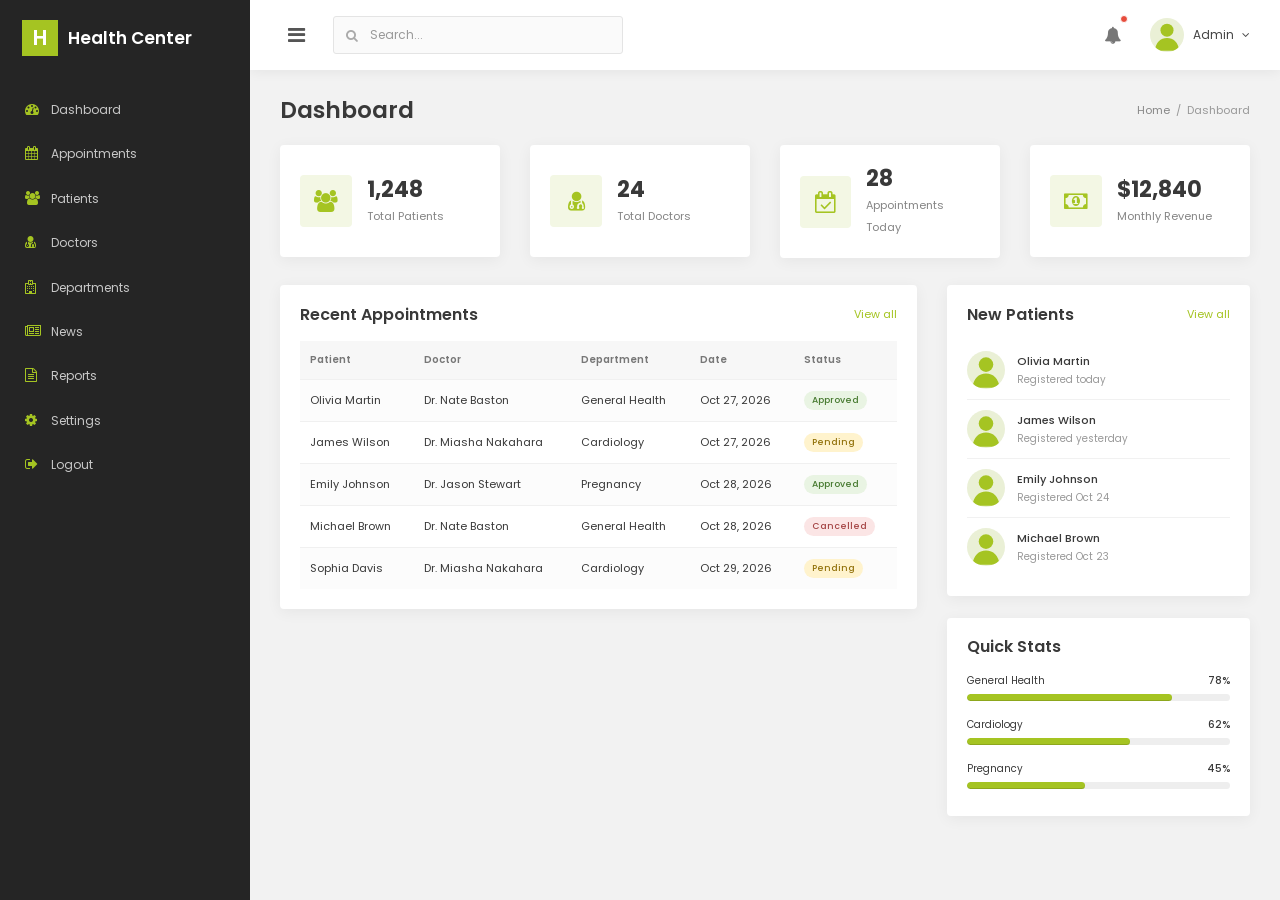
<file: admin/index.html>
<!DOCTYPE html>
<html lang="en">
<head><meta charset="utf-8"><meta name="viewport" content="width=device-width, initial-scale=1"><title>Admin Dashboard | Health Center</title><link rel="stylesheet" href="https://maxcdn.bootstrapcdn.com/bootstrap/3.4.1/css/bootstrap.min.css"><link rel="stylesheet" href="https://cdnjs.cloudflare.com/ajax/libs/font-awesome/4.7.0/css/font-awesome.min.css"><link rel="stylesheet" href="../css/admin.css"></head>
<body class="admin-page" data-title="Dashboard">
  <main class="admin-content">
    <div class="admin-stats row">
      <div class="col-sm-6 col-lg-3"><div class="admin-stat-card"><span class="admin-stat-icon"><i class="fa fa-users"></i></span><div><strong>1,248</strong><small>Total Patients</small></div></div></div>
      <div class="col-sm-6 col-lg-3"><div class="admin-stat-card"><span class="admin-stat-icon"><i class="fa fa-user-md"></i></span><div><strong>24</strong><small>Total Doctors</small></div></div></div>
      <div class="col-sm-6 col-lg-3"><div class="admin-stat-card"><span class="admin-stat-icon"><i class="fa fa-calendar-check-o"></i></span><div><strong>28</strong><small>Appointments Today</small></div></div></div>
      <div class="col-sm-6 col-lg-3"><div class="admin-stat-card"><span class="admin-stat-icon"><i class="fa fa-money"></i></span><div><strong>$12,840</strong><small>Monthly Revenue</small></div></div></div>
    </div>
    <div class="row">
      <div class="col-lg-8"><section class="admin-card"><div class="admin-card-heading"><h2>Recent Appointments</h2><a href="appointments.html">View all</a></div><div class="table-responsive"><table class="table table-striped table-hover admin-table searchable-table"><thead><tr><th>Patient</th><th>Doctor</th><th>Department</th><th>Date</th><th>Status</th></tr></thead><tbody>
        <tr><td>Olivia Martin</td><td>Dr. Nate Baston</td><td>General Health</td><td>Oct 27, 2026</td><td><span class="label label-approved">Approved</span></td></tr>
        <tr><td>James Wilson</td><td>Dr. Miasha Nakahara</td><td>Cardiology</td><td>Oct 27, 2026</td><td><span class="label label-pending">Pending</span></td></tr>
        <tr><td>Emily Johnson</td><td>Dr. Jason Stewart</td><td>Pregnancy</td><td>Oct 28, 2026</td><td><span class="label label-approved">Approved</span></td></tr>
        <tr><td>Michael Brown</td><td>Dr. Nate Baston</td><td>General Health</td><td>Oct 28, 2026</td><td><span class="label label-cancelled">Cancelled</span></td></tr>
        <tr><td>Sophia Davis</td><td>Dr. Miasha Nakahara</td><td>Cardiology</td><td>Oct 29, 2026</td><td><span class="label label-pending">Pending</span></td></tr>
      </tbody></table></div></section></div>
      <div class="col-lg-4"><section class="admin-card"><div class="admin-card-heading"><h2>New Patients</h2><a href="patients.html">View all</a></div><ul class="new-patient-list">
        <li><img src="../images/avatar.svg" alt=""><span><strong>Olivia Martin</strong><small>Registered today</small></span></li>
        <li><img src="../images/avatar.svg" alt=""><span><strong>James Wilson</strong><small>Registered yesterday</small></span></li>
        <li><img src="../images/avatar.svg" alt=""><span><strong>Emily Johnson</strong><small>Registered Oct 24</small></span></li>
        <li><img src="../images/avatar.svg" alt=""><span><strong>Michael Brown</strong><small>Registered Oct 23</small></span></li>
      </ul></section>
      <section class="admin-card quick-stats"><div class="admin-card-heading"><h2>Quick Stats</h2></div>
        <div class="quick-stat"><div><span>General Health</span><strong>78%</strong></div><div class="progress"><div class="progress-bar" style="width:78%"></div></div></div>
        <div class="quick-stat"><div><span>Cardiology</span><strong>62%</strong></div><div class="progress"><div class="progress-bar" style="width:62%"></div></div></div>
        <div class="quick-stat"><div><span>Pregnancy</span><strong>45%</strong></div><div class="progress"><div class="progress-bar" style="width:45%"></div></div></div>
      </section></div>
    </div>
  </main>
  <script src="https://ajax.googleapis.com/ajax/libs/jquery/1.12.4/jquery.min.js"></script><script src="https://maxcdn.bootstrapcdn.com/bootstrap/3.4.1/js/bootstrap.min.js"></script><script src="../js/admin.js"></script>
</body></html>
</file>
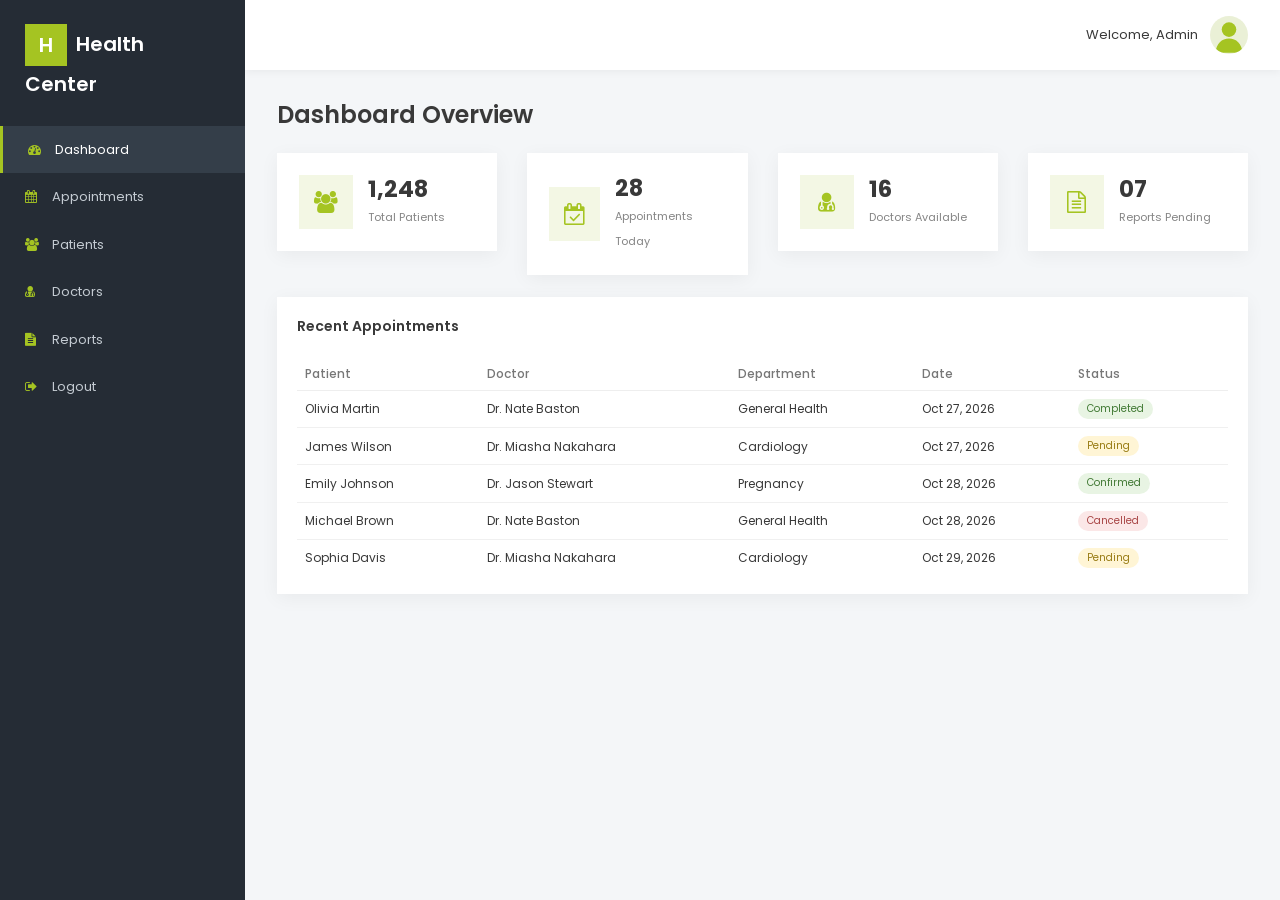
<file: dashboard.html>
<!DOCTYPE html>
<html lang="en">
<head>
  <meta charset="utf-8">
  <meta name="viewport" content="width=device-width, initial-scale=1">
  <title>Dashboard | Health Center</title>
  <link rel="stylesheet" href="https://maxcdn.bootstrapcdn.com/bootstrap/3.4.1/css/bootstrap.min.css">
  <link rel="stylesheet" href="https://cdnjs.cloudflare.com/ajax/libs/font-awesome/4.7.0/css/font-awesome.min.css">
  <link rel="stylesheet" href="css/style.css">
</head>
<body class="dashboard-layout">
  <aside class="dash-sidebar">
    <a class="dash-logo" href="index.html"><span class="logo-mark">H</span> Health Center</a>
    <ul class="dash-menu">
      <li><a class="active" href="dashboard.html"><i class="fa fa-dashboard"></i> Dashboard</a></li>
      <li><a href="admin/appointments.html"><i class="fa fa-calendar"></i> Appointments</a></li>
      <li><a href="admin/patients.html"><i class="fa fa-users"></i> Patients</a></li>
      <li><a href="admin/doctors.html"><i class="fa fa-user-md"></i> Doctors</a></li>
      <li><a href="admin/reports.html"><i class="fa fa-file-text"></i> Reports</a></li>
      <li><a href="login.html"><i class="fa fa-sign-out"></i> Logout</a></li>
    </ul>
  </aside>
  <main class="dash-main">
    <header class="dash-topbar"><button class="mobile-sidebar-toggle" aria-label="Toggle sidebar"><i class="fa fa-bars"></i></button><div class="dash-user">Welcome, Admin <img src="images/avatar.svg" alt="Admin avatar"></div></header>
    <div class="dash-content">
      <h1>Dashboard Overview</h1>
      <div class="row">
        <div class="col-sm-6 col-lg-3"><div class="stat-card" id="patients"><div class="stat-icon"><i class="fa fa-users"></i></div><div><strong>1,248</strong><span>Total Patients</span></div></div></div>
        <div class="col-sm-6 col-lg-3"><div class="stat-card"><div class="stat-icon"><i class="fa fa-calendar-check-o"></i></div><div><strong>28</strong><span>Appointments Today</span></div></div></div>
        <div class="col-sm-6 col-lg-3"><div class="stat-card" id="doctors"><div class="stat-icon"><i class="fa fa-user-md"></i></div><div><strong>16</strong><span>Doctors Available</span></div></div></div>
        <div class="col-sm-6 col-lg-3"><div class="stat-card" id="reports"><div class="stat-icon"><i class="fa fa-file-text-o"></i></div><div><strong>07</strong><span>Reports Pending</span></div></div></div>
      </div>
      <section class="panel" id="appointments"><div class="panel-heading">Recent Appointments</div><div class="panel-body"><div class="table-responsive"><table class="table">
        <thead><tr><th>Patient</th><th>Doctor</th><th>Department</th><th>Date</th><th>Status</th></tr></thead>
        <tbody>
          <tr><td>Olivia Martin</td><td>Dr. Nate Baston</td><td>General Health</td><td>Oct 27, 2026</td><td><span class="status status-complete">Completed</span></td></tr>
          <tr><td>James Wilson</td><td>Dr. Miasha Nakahara</td><td>Cardiology</td><td>Oct 27, 2026</td><td><span class="status status-pending">Pending</span></td></tr>
          <tr><td>Emily Johnson</td><td>Dr. Jason Stewart</td><td>Pregnancy</td><td>Oct 28, 2026</td><td><span class="status status-complete">Confirmed</span></td></tr>
          <tr><td>Michael Brown</td><td>Dr. Nate Baston</td><td>General Health</td><td>Oct 28, 2026</td><td><span class="status status-cancelled">Cancelled</span></td></tr>
          <tr><td>Sophia Davis</td><td>Dr. Miasha Nakahara</td><td>Cardiology</td><td>Oct 29, 2026</td><td><span class="status status-pending">Pending</span></td></tr>
        </tbody>
      </table></div></div></section>
    </div>
  </main>
  <script src="https://ajax.googleapis.com/ajax/libs/jquery/1.12.4/jquery.min.js"></script><script src="https://maxcdn.bootstrapcdn.com/bootstrap/3.4.1/js/bootstrap.min.js"></script><script src="js/custom.js"></script>
</body>
</html>
</file>
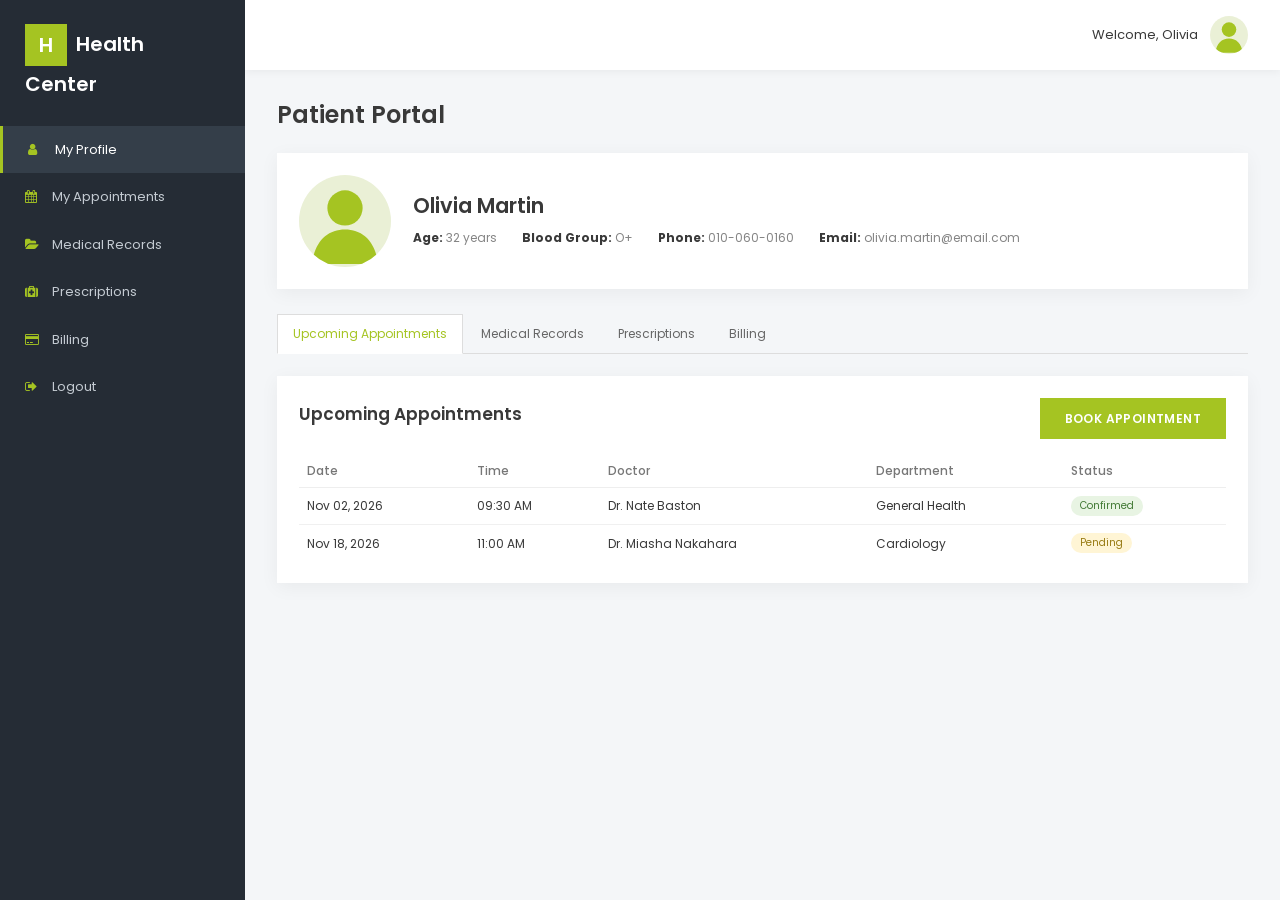
<file: patient-portal.html>
<!DOCTYPE html>
<html lang="en">
<head>
  <meta charset="utf-8">
  <meta name="viewport" content="width=device-width, initial-scale=1">
  <title>Patient Portal | Health Center</title>
  <link rel="stylesheet" href="https://maxcdn.bootstrapcdn.com/bootstrap/3.4.1/css/bootstrap.min.css">
  <link rel="stylesheet" href="https://cdnjs.cloudflare.com/ajax/libs/font-awesome/4.7.0/css/font-awesome.min.css">
  <link rel="stylesheet" href="css/style.css">
</head>
<body class="dashboard-layout">
  <aside class="dash-sidebar">
    <a class="dash-logo" href="index.html"><span class="logo-mark">H</span> Health Center</a>
    <ul class="dash-menu">
      <li><a class="active" href="#profile"><i class="fa fa-user"></i> My Profile</a></li>
      <li><a href="#upcoming"><i class="fa fa-calendar"></i> My Appointments</a></li>
      <li><a href="#records"><i class="fa fa-folder-open"></i> Medical Records</a></li>
      <li><a href="#prescriptions"><i class="fa fa-medkit"></i> Prescriptions</a></li>
      <li><a href="#billing"><i class="fa fa-credit-card"></i> Billing</a></li>
      <li><a href="login.html"><i class="fa fa-sign-out"></i> Logout</a></li>
    </ul>
  </aside>
  <main class="dash-main">
    <header class="dash-topbar"><button class="mobile-sidebar-toggle" aria-label="Toggle sidebar"><i class="fa fa-bars"></i></button><div class="dash-user">Welcome, Olivia <img src="images/avatar.svg" alt="Olivia Martin avatar"></div></header>
    <div class="dash-content">
      <h1>Patient Portal</h1>
      <section class="patient-profile" id="profile"><img src="images/avatar.svg" alt="Olivia Martin"><div><h2 style="margin:0 0 10px;font-size:21px;">Olivia Martin</h2><div class="profile-details"><span><strong>Age:</strong> 32 years</span><span><strong>Blood Group:</strong> O+</span><span><strong>Phone:</strong> 010-060-0160</span><span><strong>Email:</strong> olivia.martin@email.com</span></div></div></section>
      <ul class="nav nav-tabs portal-tabs" role="tablist">
        <li class="active"><a href="#upcoming" role="tab" data-toggle="tab">Upcoming Appointments</a></li>
        <li><a href="#records" role="tab" data-toggle="tab">Medical Records</a></li>
        <li><a href="#prescriptions" role="tab" data-toggle="tab">Prescriptions</a></li>
        <li><a href="#billing" role="tab" data-toggle="tab">Billing</a></li>
      </ul>
      <div class="tab-content portal-content">
        <div class="tab-pane active" id="upcoming"><div class="clearfix" style="margin-bottom:15px;"><h3 style="float:left;margin:7px 0;font-size:17px;">Upcoming Appointments</h3><a href="index.html#appointment" class="btn btn-green pull-right">Book Appointment</a></div><div class="table-responsive"><table class="table"><thead><tr><th>Date</th><th>Time</th><th>Doctor</th><th>Department</th><th>Status</th></tr></thead><tbody><tr><td>Nov 02, 2026</td><td>09:30 AM</td><td>Dr. Nate Baston</td><td>General Health</td><td><span class="status status-complete">Confirmed</span></td></tr><tr><td>Nov 18, 2026</td><td>11:00 AM</td><td>Dr. Miasha Nakahara</td><td>Cardiology</td><td><span class="status status-pending">Pending</span></td></tr></tbody></table></div></div>
        <div class="tab-pane" id="records"><h3 style="font-size:17px;">Medical Records</h3><div class="table-responsive"><table class="table"><thead><tr><th>Record</th><th>Provider</th><th>Date</th><th>Notes</th></tr></thead><tbody><tr><td>Annual Physical Examination</td><td>Dr. Nate Baston</td><td>Sep 14, 2026</td><td>Routine check-up</td></tr><tr><td>Blood Test Results</td><td>Health Center Lab</td><td>Sep 14, 2026</td><td>All values within range</td></tr><tr><td>Cardiology Consultation</td><td>Dr. Miasha Nakahara</td><td>Jun 21, 2026</td><td>Follow-up recommended</td></tr></tbody></table></div></div>
        <div class="tab-pane" id="prescriptions"><h3 style="font-size:17px;">Prescriptions</h3><div class="prescription-item"><h4>Vitamin D3 — 1 tablet daily</h4><p>Prescribed by Dr. Nate Baston · Refills: 2 · Through Dec 14, 2026</p></div><div class="prescription-item"><h4>Omega-3 — 1 capsule daily with food</h4><p>Prescribed by Dr. Nate Baston · Refills: 1 · Through Nov 14, 2026</p></div><div class="prescription-item"><h4>Allergy Relief — As needed</h4><p>Prescribed by Dr. Nate Baston · Refills: 0 · Expires Oct 30, 2026</p></div></div>
        <div class="tab-pane" id="billing"><h3 style="font-size:17px;">Billing</h3><div class="table-responsive"><table class="table"><thead><tr><th>Invoice</th><th>Description</th><th>Date</th><th>Amount</th><th>Status</th></tr></thead><tbody><tr><td>INV-2026-1042</td><td>Annual Physical Examination</td><td>Sep 14, 2026</td><td>$120.00</td><td><span class="status status-paid">Paid</span></td></tr><tr><td>INV-2026-0988</td><td>Blood Test</td><td>Aug 03, 2026</td><td>$65.00</td><td><span class="status status-unpaid">Unpaid</span></td></tr><tr><td>INV-2026-0873</td><td>Cardiology Consultation</td><td>Jun 21, 2026</td><td>$95.00</td><td><span class="status status-paid">Paid</span></td></tr></tbody></table></div></div>
      </div>
    </div>
  </main>
  <script src="https://ajax.googleapis.com/ajax/libs/jquery/1.12.4/jquery.min.js"></script><script src="https://maxcdn.bootstrapcdn.com/bootstrap/3.4.1/js/bootstrap.min.js"></script><script src="js/custom.js"></script>
</body>
</html>
</file>
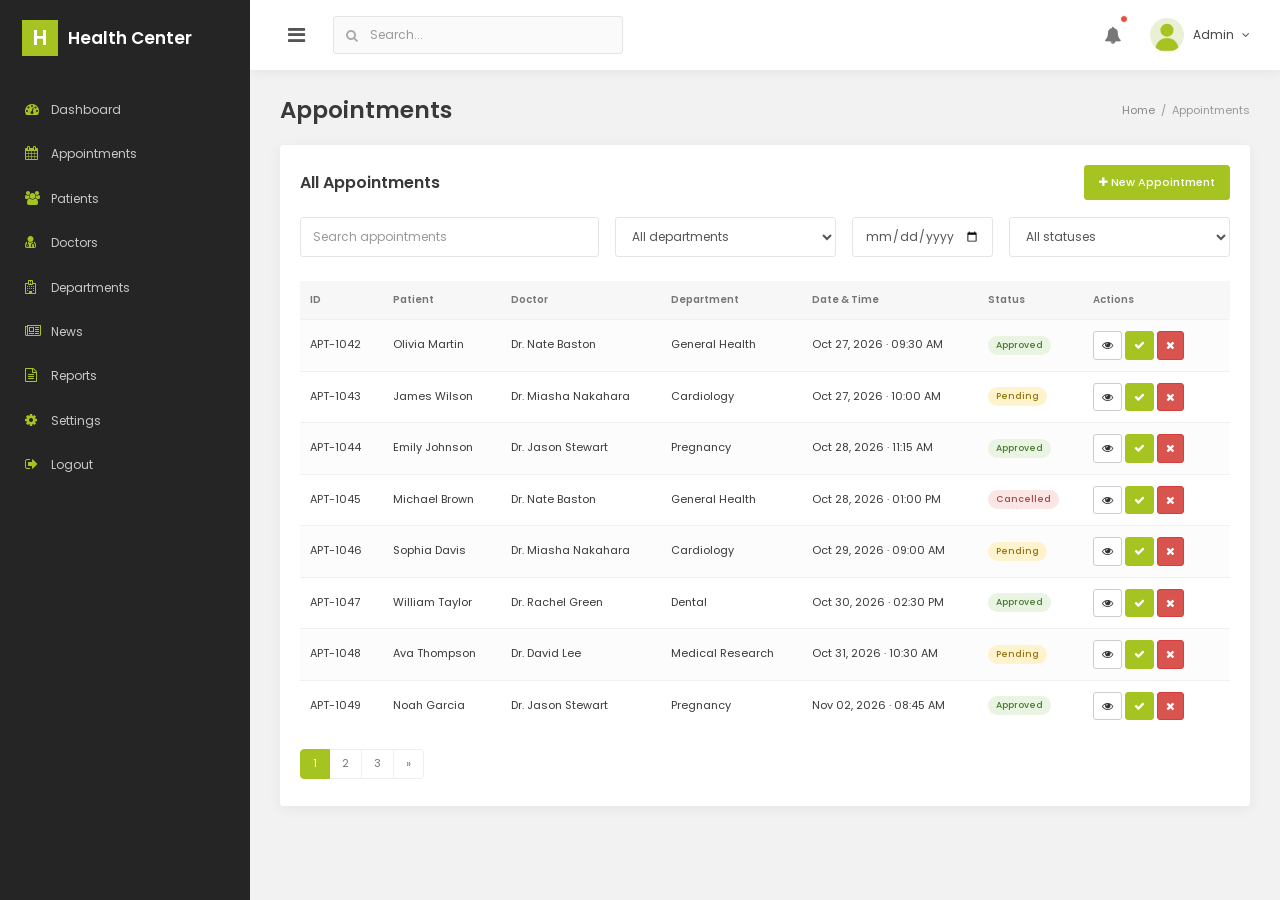
<file: admin/appointments.html>
<!DOCTYPE html>
<html lang="en">
<head><meta charset="utf-8"><meta name="viewport" content="width=device-width, initial-scale=1"><title>Appointments | Health Center Admin</title><link rel="stylesheet" href="https://maxcdn.bootstrapcdn.com/bootstrap/3.4.1/css/bootstrap.min.css"><link rel="stylesheet" href="https://cdnjs.cloudflare.com/ajax/libs/font-awesome/4.7.0/css/font-awesome.min.css"><link rel="stylesheet" href="../css/admin.css"></head>
<body class="admin-page" data-title="Appointments"><main class="admin-content">
  <section class="admin-card"><div class="admin-card-heading"><h2>All Appointments</h2><a class="btn btn-admin-primary btn-sm" href="../index.html#appointment"><i class="fa fa-plus"></i> New Appointment</a></div>
    <div class="admin-filter-row row"><div class="col-sm-4"><input class="form-control table-filter-search" placeholder="Search appointments"></div><div class="col-sm-3"><select class="form-control table-filter-select"><option value="">All departments</option><option>General Health</option><option>Cardiology</option><option>Dental</option><option>Pregnancy</option></select></div><div class="col-sm-2"><input class="form-control table-filter-date" type="date" aria-label="Filter by date"></div><div class="col-sm-3"><select class="form-control table-filter-status"><option value="">All statuses</option><option>Approved</option><option>Pending</option><option>Cancelled</option></select></div></div>
    <div class="table-responsive"><table class="table table-striped table-hover admin-table searchable-table"><thead><tr><th>ID</th><th>Patient</th><th>Doctor</th><th>Department</th><th>Date &amp; Time</th><th>Status</th><th>Actions</th></tr></thead><tbody>
      <tr data-date="2026-10-27"><td>APT-1042</td><td>Olivia Martin</td><td>Dr. Nate Baston</td><td>General Health</td><td>Oct 27, 2026 · 09:30 AM</td><td><span class="label label-approved">Approved</span></td><td class="action-cell"><button class="btn btn-xs btn-default" data-view="Appointment APT-1042"><i class="fa fa-eye"></i></button> <button class="btn btn-xs btn-admin-primary" data-approve><i class="fa fa-check"></i></button> <button class="btn btn-xs btn-danger" data-cancel><i class="fa fa-times"></i></button></td></tr>
      <tr data-date="2026-10-27"><td>APT-1043</td><td>James Wilson</td><td>Dr. Miasha Nakahara</td><td>Cardiology</td><td>Oct 27, 2026 · 10:00 AM</td><td><span class="label label-pending">Pending</span></td><td class="action-cell"><button class="btn btn-xs btn-default" data-view="Appointment APT-1043"><i class="fa fa-eye"></i></button> <button class="btn btn-xs btn-admin-primary" data-approve><i class="fa fa-check"></i></button> <button class="btn btn-xs btn-danger" data-cancel><i class="fa fa-times"></i></button></td></tr>
      <tr data-date="2026-10-28"><td>APT-1044</td><td>Emily Johnson</td><td>Dr. Jason Stewart</td><td>Pregnancy</td><td>Oct 28, 2026 · 11:15 AM</td><td><span class="label label-approved">Approved</span></td><td class="action-cell"><button class="btn btn-xs btn-default" data-view="Appointment APT-1044"><i class="fa fa-eye"></i></button> <button class="btn btn-xs btn-admin-primary" data-approve><i class="fa fa-check"></i></button> <button class="btn btn-xs btn-danger" data-cancel><i class="fa fa-times"></i></button></td></tr>
      <tr data-date="2026-10-28"><td>APT-1045</td><td>Michael Brown</td><td>Dr. Nate Baston</td><td>General Health</td><td>Oct 28, 2026 · 01:00 PM</td><td><span class="label label-cancelled">Cancelled</span></td><td class="action-cell"><button class="btn btn-xs btn-default" data-view="Appointment APT-1045"><i class="fa fa-eye"></i></button> <button class="btn btn-xs btn-admin-primary" data-approve><i class="fa fa-check"></i></button> <button class="btn btn-xs btn-danger" data-cancel><i class="fa fa-times"></i></button></td></tr>
      <tr data-date="2026-10-29"><td>APT-1046</td><td>Sophia Davis</td><td>Dr. Miasha Nakahara</td><td>Cardiology</td><td>Oct 29, 2026 · 09:00 AM</td><td><span class="label label-pending">Pending</span></td><td class="action-cell"><button class="btn btn-xs btn-default" data-view="Appointment APT-1046"><i class="fa fa-eye"></i></button> <button class="btn btn-xs btn-admin-primary" data-approve><i class="fa fa-check"></i></button> <button class="btn btn-xs btn-danger" data-cancel><i class="fa fa-times"></i></button></td></tr>
      <tr data-date="2026-10-30"><td>APT-1047</td><td>William Taylor</td><td>Dr. Rachel Green</td><td>Dental</td><td>Oct 30, 2026 · 02:30 PM</td><td><span class="label label-approved">Approved</span></td><td class="action-cell"><button class="btn btn-xs btn-default" data-view="Appointment APT-1047"><i class="fa fa-eye"></i></button> <button class="btn btn-xs btn-admin-primary" data-approve><i class="fa fa-check"></i></button> <button class="btn btn-xs btn-danger" data-cancel><i class="fa fa-times"></i></button></td></tr>
      <tr data-date="2026-10-31"><td>APT-1048</td><td>Ava Thompson</td><td>Dr. David Lee</td><td>Medical Research</td><td>Oct 31, 2026 · 10:30 AM</td><td><span class="label label-pending">Pending</span></td><td class="action-cell"><button class="btn btn-xs btn-default" data-view="Appointment APT-1048"><i class="fa fa-eye"></i></button> <button class="btn btn-xs btn-admin-primary" data-approve><i class="fa fa-check"></i></button> <button class="btn btn-xs btn-danger" data-cancel><i class="fa fa-times"></i></button></td></tr>
      <tr data-date="2026-11-02"><td>APT-1049</td><td>Noah Garcia</td><td>Dr. Jason Stewart</td><td>Pregnancy</td><td>Nov 02, 2026 · 08:45 AM</td><td><span class="label label-approved">Approved</span></td><td class="action-cell"><button class="btn btn-xs btn-default" data-view="Appointment APT-1049"><i class="fa fa-eye"></i></button> <button class="btn btn-xs btn-admin-primary" data-approve><i class="fa fa-check"></i></button> <button class="btn btn-xs btn-danger" data-cancel><i class="fa fa-times"></i></button></td></tr>
    </tbody></table></div><ul class="pagination admin-pagination"><li class="active"><a href="#">1</a></li><li><a href="#">2</a></li><li><a href="#">3</a></li><li><a href="#" aria-label="Next">»</a></li></ul>
  </section>
</main><script src="https://ajax.googleapis.com/ajax/libs/jquery/1.12.4/jquery.min.js"></script><script src="https://maxcdn.bootstrapcdn.com/bootstrap/3.4.1/js/bootstrap.min.js"></script><script src="../js/admin.js"></script></body></html>
</file>
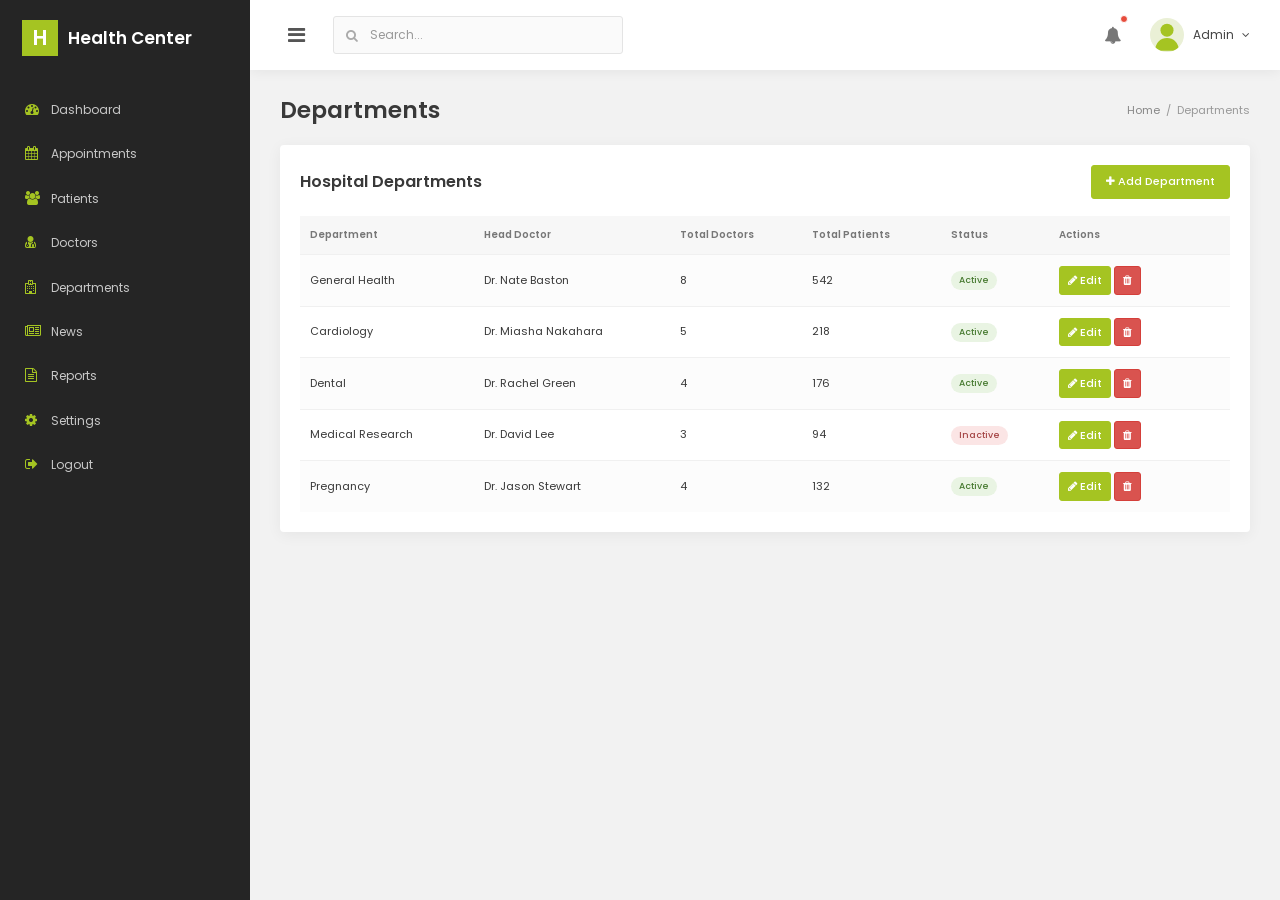
<file: admin/departments.html>
<!DOCTYPE html>
<html lang="en">
<head><meta charset="utf-8"><meta name="viewport" content="width=device-width, initial-scale=1"><title>Departments | Health Center Admin</title><link rel="stylesheet" href="https://maxcdn.bootstrapcdn.com/bootstrap/3.4.1/css/bootstrap.min.css"><link rel="stylesheet" href="https://cdnjs.cloudflare.com/ajax/libs/font-awesome/4.7.0/css/font-awesome.min.css"><link rel="stylesheet" href="../css/admin.css"></head>
<body class="admin-page" data-title="Departments"><main class="admin-content">
  <section class="admin-card"><div class="admin-card-heading"><h2>Hospital Departments</h2><button class="btn btn-admin-primary" data-toggle="modal" data-target="#department-modal"><i class="fa fa-plus"></i> Add Department</button></div>
    <div class="table-responsive"><table class="table table-striped table-hover admin-table searchable-table"><thead><tr><th>Department</th><th>Head Doctor</th><th>Total Doctors</th><th>Total Patients</th><th>Status</th><th>Actions</th></tr></thead><tbody>
      <tr><td>General Health</td><td>Dr. Nate Baston</td><td>8</td><td>542</td><td><span class="label label-approved">Active</span></td><td class="action-cell"><button class="btn btn-xs btn-admin-primary" data-edit><i class="fa fa-pencil"></i> Edit</button> <button class="btn btn-xs btn-danger" data-delete><i class="fa fa-trash"></i></button></td></tr>
      <tr><td>Cardiology</td><td>Dr. Miasha Nakahara</td><td>5</td><td>218</td><td><span class="label label-approved">Active</span></td><td class="action-cell"><button class="btn btn-xs btn-admin-primary" data-edit><i class="fa fa-pencil"></i> Edit</button> <button class="btn btn-xs btn-danger" data-delete><i class="fa fa-trash"></i></button></td></tr>
      <tr><td>Dental</td><td>Dr. Rachel Green</td><td>4</td><td>176</td><td><span class="label label-approved">Active</span></td><td class="action-cell"><button class="btn btn-xs btn-admin-primary" data-edit><i class="fa fa-pencil"></i> Edit</button> <button class="btn btn-xs btn-danger" data-delete><i class="fa fa-trash"></i></button></td></tr>
      <tr><td>Medical Research</td><td>Dr. David Lee</td><td>3</td><td>94</td><td><span class="label label-inactive">Inactive</span></td><td class="action-cell"><button class="btn btn-xs btn-admin-primary" data-edit><i class="fa fa-pencil"></i> Edit</button> <button class="btn btn-xs btn-danger" data-delete><i class="fa fa-trash"></i></button></td></tr>
      <tr><td>Pregnancy</td><td>Dr. Jason Stewart</td><td>4</td><td>132</td><td><span class="label label-approved">Active</span></td><td class="action-cell"><button class="btn btn-xs btn-admin-primary" data-edit><i class="fa fa-pencil"></i> Edit</button> <button class="btn btn-xs btn-danger" data-delete><i class="fa fa-trash"></i></button></td></tr>
    </tbody></table></div>
  </section>
  <div class="modal fade" id="department-modal" tabindex="-1" role="dialog" aria-labelledby="department-modal-title"><div class="modal-dialog" role="document"><div class="modal-content"><form class="save-form"><div class="modal-header"><button type="button" class="close" data-dismiss="modal"><span>&times;</span></button><h4 class="modal-title" id="department-modal-title">Add Department</h4></div><div class="modal-body"><div class="form-group"><label>Department Name</label><input class="form-control" placeholder="Department name"></div><div class="form-group"><label>Head Doctor</label><select class="form-control"><option>Select doctor</option><option>Dr. Nate Baston</option><option>Dr. Miasha Nakahara</option><option>Dr. Jason Stewart</option></select></div><div class="form-group"><label>Status</label><select class="form-control"><option>Active</option><option>Inactive</option></select></div></div><div class="modal-footer"><button type="button" class="btn btn-default" data-dismiss="modal">Close</button><button type="submit" class="btn btn-admin-primary">Save Department</button></div></form></div></div></div>
</main><script src="https://ajax.googleapis.com/ajax/libs/jquery/1.12.4/jquery.min.js"></script><script src="https://maxcdn.bootstrapcdn.com/bootstrap/3.4.1/js/bootstrap.min.js"></script><script src="../js/admin.js"></script></body></html>
</file>
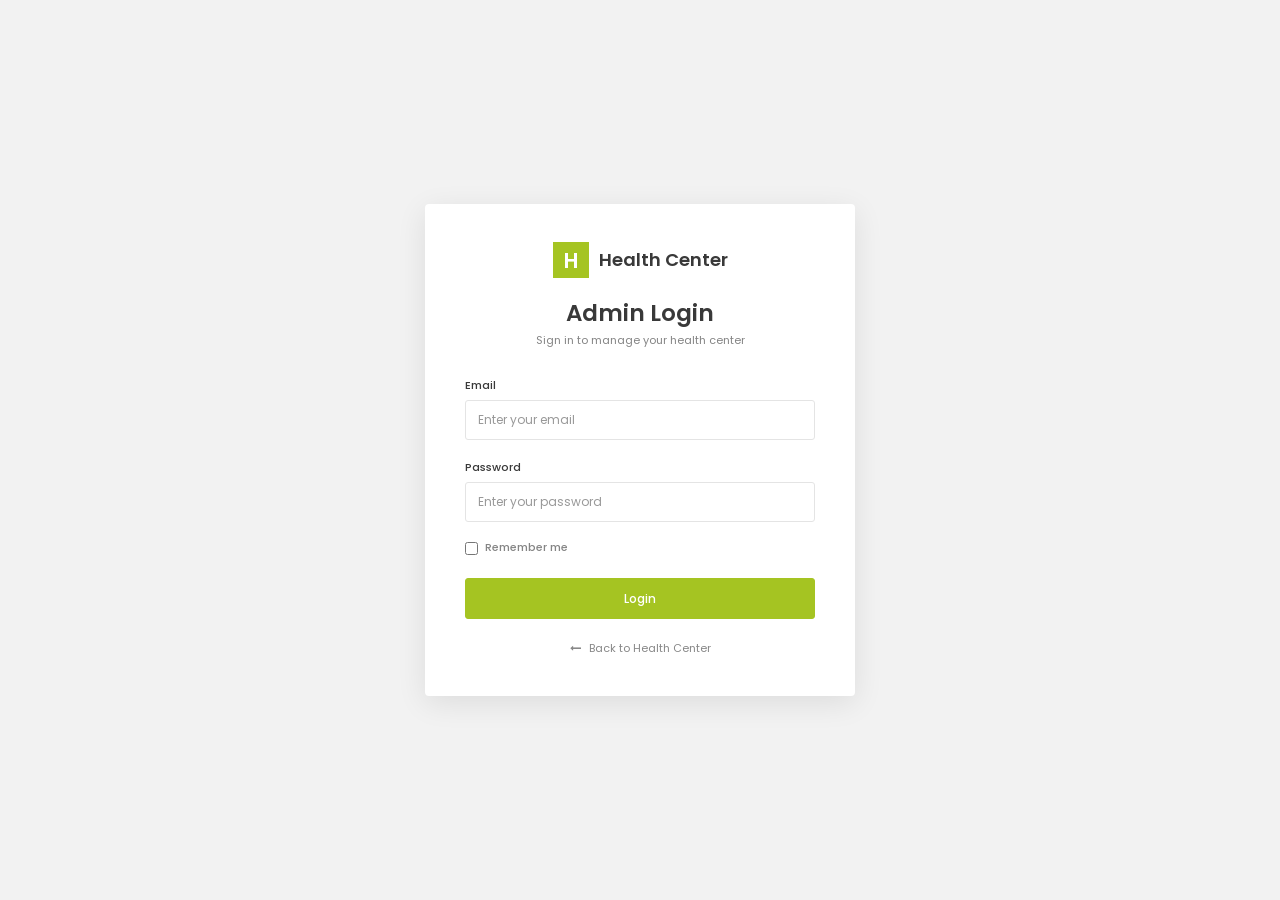
<file: admin/login.html>
<!DOCTYPE html>
<html lang="en">
<head>
  <meta charset="utf-8"><meta name="viewport" content="width=device-width, initial-scale=1">
  <title>Admin Login | Health Center</title>
  <link rel="stylesheet" href="https://maxcdn.bootstrapcdn.com/bootstrap/3.4.1/css/bootstrap.min.css">
  <link rel="stylesheet" href="https://cdnjs.cloudflare.com/ajax/libs/font-awesome/4.7.0/css/font-awesome.min.css">
  <link rel="stylesheet" href="../css/admin.css">
</head>
<body class="admin-login-page">
  <main class="admin-login-card">
    <a class="admin-login-brand" href="../index.html"><span class="admin-logo-mark">H</span> Health Center</a>
    <h1>Admin Login</h1>
    <p class="login-subtitle">Sign in to manage your health center</p>
    <form id="admin-login-form" novalidate>
      <div class="form-group"><label for="admin-email">Email</label><input id="admin-email" class="form-control" type="email" placeholder="Enter your email"></div>
      <div class="form-group"><label for="admin-password">Password</label><input id="admin-password" class="form-control" type="password" placeholder="Enter your password"></div>
      <div class="checkbox"><label><input type="checkbox"> Remember me</label></div>
      <button class="btn btn-admin-primary btn-block" type="submit">Login</button>
    </form>
    <a class="login-home-link" href="../index.html"><i class="fa fa-long-arrow-left"></i> Back to Health Center</a>
  </main>
  <script src="https://ajax.googleapis.com/ajax/libs/jquery/1.12.4/jquery.min.js"></script>
  <script src="https://maxcdn.bootstrapcdn.com/bootstrap/3.4.1/js/bootstrap.min.js"></script>
  <script src="../js/admin.js"></script>
</body>
</html>
</file>
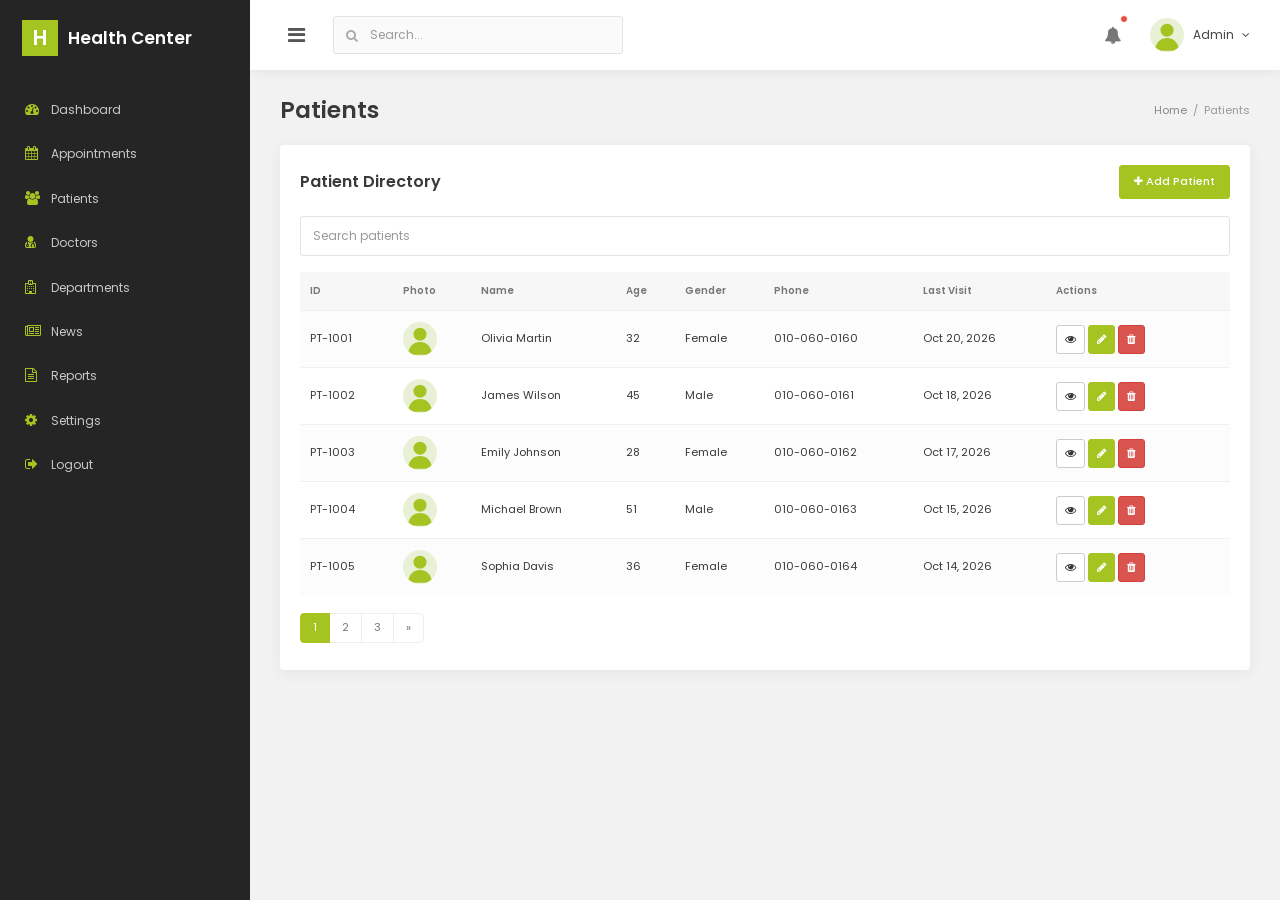
<file: admin/patients.html>
<!DOCTYPE html>
<html lang="en">
<head><meta charset="utf-8"><meta name="viewport" content="width=device-width, initial-scale=1"><title>Patients | Health Center Admin</title><link rel="stylesheet" href="https://maxcdn.bootstrapcdn.com/bootstrap/3.4.1/css/bootstrap.min.css"><link rel="stylesheet" href="https://cdnjs.cloudflare.com/ajax/libs/font-awesome/4.7.0/css/font-awesome.min.css"><link rel="stylesheet" href="../css/admin.css"></head>
<body class="admin-page" data-title="Patients"><main class="admin-content">
  <section class="admin-card"><div class="admin-card-heading"><h2>Patient Directory</h2><button class="btn btn-admin-primary" data-toggle="modal" data-target="#patient-modal"><i class="fa fa-plus"></i> Add Patient</button></div><div class="admin-filter-row"><input class="form-control table-filter-search" placeholder="Search patients"></div>
    <div class="table-responsive"><table class="table table-striped table-hover admin-table searchable-table"><thead><tr><th>ID</th><th>Photo</th><th>Name</th><th>Age</th><th>Gender</th><th>Phone</th><th>Last Visit</th><th>Actions</th></tr></thead><tbody>
      <tr><td>PT-1001</td><td><img class="table-avatar" src="../images/avatar.svg" alt=""></td><td>Olivia Martin</td><td>32</td><td>Female</td><td>010-060-0160</td><td>Oct 20, 2026</td><td class="action-cell"><button class="btn btn-xs btn-default" data-view="Patient Olivia Martin"><i class="fa fa-eye"></i></button> <button class="btn btn-xs btn-admin-primary" data-edit><i class="fa fa-pencil"></i></button> <button class="btn btn-xs btn-danger" data-delete><i class="fa fa-trash"></i></button></td></tr>
      <tr><td>PT-1002</td><td><img class="table-avatar" src="../images/avatar.svg" alt=""></td><td>James Wilson</td><td>45</td><td>Male</td><td>010-060-0161</td><td>Oct 18, 2026</td><td class="action-cell"><button class="btn btn-xs btn-default" data-view="Patient James Wilson"><i class="fa fa-eye"></i></button> <button class="btn btn-xs btn-admin-primary" data-edit><i class="fa fa-pencil"></i></button> <button class="btn btn-xs btn-danger" data-delete><i class="fa fa-trash"></i></button></td></tr>
      <tr><td>PT-1003</td><td><img class="table-avatar" src="../images/avatar.svg" alt=""></td><td>Emily Johnson</td><td>28</td><td>Female</td><td>010-060-0162</td><td>Oct 17, 2026</td><td class="action-cell"><button class="btn btn-xs btn-default" data-view="Patient Emily Johnson"><i class="fa fa-eye"></i></button> <button class="btn btn-xs btn-admin-primary" data-edit><i class="fa fa-pencil"></i></button> <button class="btn btn-xs btn-danger" data-delete><i class="fa fa-trash"></i></button></td></tr>
      <tr><td>PT-1004</td><td><img class="table-avatar" src="../images/avatar.svg" alt=""></td><td>Michael Brown</td><td>51</td><td>Male</td><td>010-060-0163</td><td>Oct 15, 2026</td><td class="action-cell"><button class="btn btn-xs btn-default" data-view="Patient Michael Brown"><i class="fa fa-eye"></i></button> <button class="btn btn-xs btn-admin-primary" data-edit><i class="fa fa-pencil"></i></button> <button class="btn btn-xs btn-danger" data-delete><i class="fa fa-trash"></i></button></td></tr>
      <tr><td>PT-1005</td><td><img class="table-avatar" src="../images/avatar.svg" alt=""></td><td>Sophia Davis</td><td>36</td><td>Female</td><td>010-060-0164</td><td>Oct 14, 2026</td><td class="action-cell"><button class="btn btn-xs btn-default" data-view="Patient Sophia Davis"><i class="fa fa-eye"></i></button> <button class="btn btn-xs btn-admin-primary" data-edit><i class="fa fa-pencil"></i></button> <button class="btn btn-xs btn-danger" data-delete><i class="fa fa-trash"></i></button></td></tr>
    </tbody></table></div><ul class="pagination admin-pagination"><li class="active"><a href="#">1</a></li><li><a href="#">2</a></li><li><a href="#">3</a></li><li><a href="#">»</a></li></ul>
  </section>
  <div class="modal fade" id="patient-modal" tabindex="-1" role="dialog" aria-labelledby="patient-modal-title"><div class="modal-dialog" role="document"><div class="modal-content"><form class="save-form"><div class="modal-header"><button type="button" class="close" data-dismiss="modal"><span>&times;</span></button><h4 class="modal-title" id="patient-modal-title">Add Patient</h4></div><div class="modal-body"><div class="row">
    <div class="col-sm-6 form-group"><label>Name</label><input class="form-control" placeholder="Patient name"></div><div class="col-sm-6 form-group"><label>Age</label><input class="form-control" type="number" placeholder="Age"></div><div class="col-sm-6 form-group"><label>Gender</label><select class="form-control"><option>Female</option><option>Male</option><option>Other</option></select></div><div class="col-sm-6 form-group"><label>Phone</label><input class="form-control" placeholder="Phone number"></div><div class="col-sm-12 form-group"><label>Email</label><input class="form-control" type="email" placeholder="Email address"></div><div class="col-sm-12 form-group"><label>Address</label><textarea class="form-control" rows="3" placeholder="Address"></textarea></div>
  </div></div><div class="modal-footer"><button type="button" class="btn btn-default" data-dismiss="modal">Close</button><button type="submit" class="btn btn-admin-primary">Save Patient</button></div></form></div></div></div>
</main><script src="https://ajax.googleapis.com/ajax/libs/jquery/1.12.4/jquery.min.js"></script><script src="https://maxcdn.bootstrapcdn.com/bootstrap/3.4.1/js/bootstrap.min.js"></script><script src="../js/admin.js"></script></body></html>
</file>
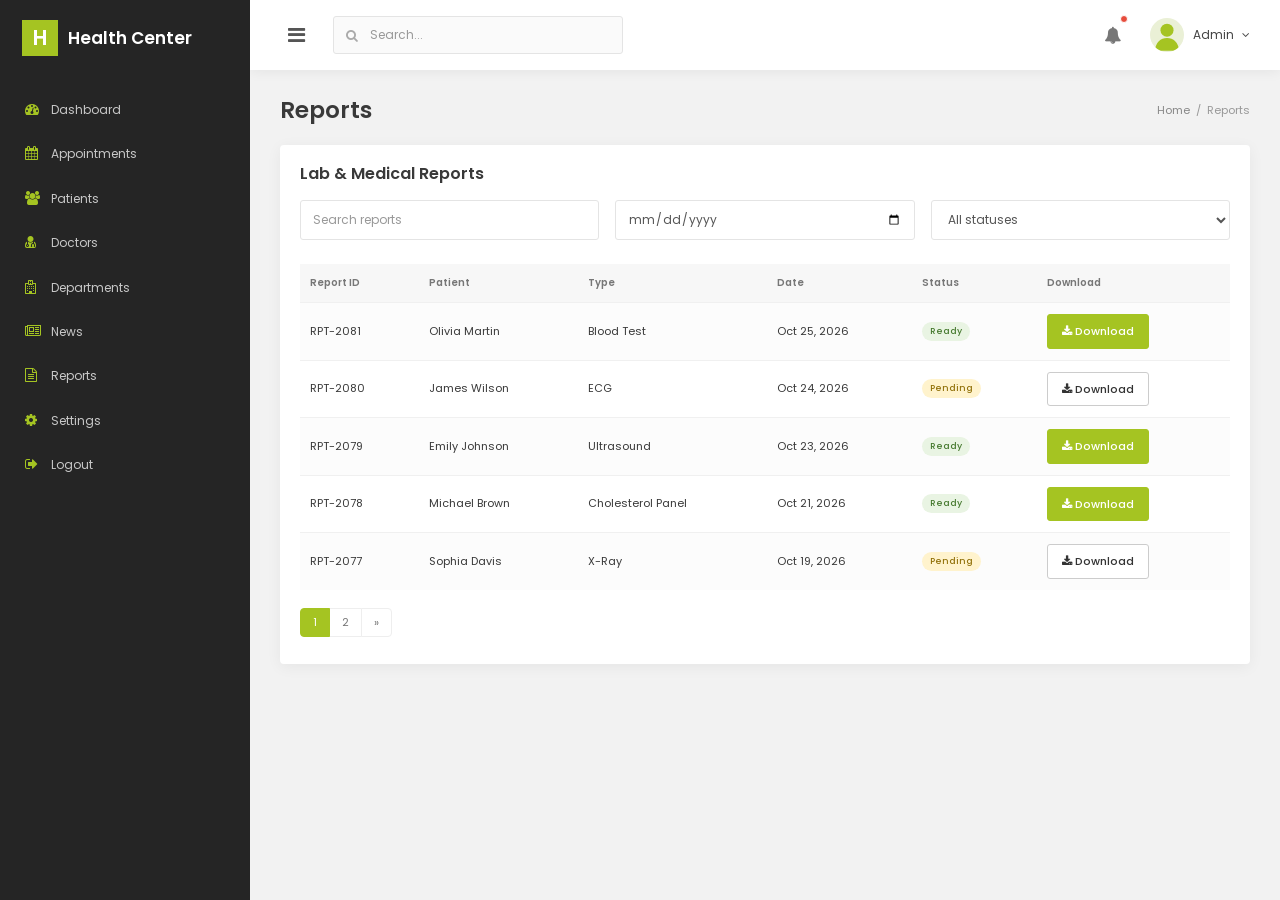
<file: admin/reports.html>
<!DOCTYPE html>
<html lang="en">
<head><meta charset="utf-8"><meta name="viewport" content="width=device-width, initial-scale=1"><title>Reports | Health Center Admin</title><link rel="stylesheet" href="https://maxcdn.bootstrapcdn.com/bootstrap/3.4.1/css/bootstrap.min.css"><link rel="stylesheet" href="https://cdnjs.cloudflare.com/ajax/libs/font-awesome/4.7.0/css/font-awesome.min.css"><link rel="stylesheet" href="../css/admin.css"></head>
<body class="admin-page" data-title="Reports"><main class="admin-content">
  <section class="admin-card"><div class="admin-card-heading"><h2>Lab &amp; Medical Reports</h2></div>
    <div class="admin-filter-row row"><div class="col-sm-4"><input class="form-control table-filter-search" placeholder="Search reports"></div><div class="col-sm-4"><label class="sr-only" for="report-date">Filter by date</label><input id="report-date" class="form-control table-filter-date" type="date"></div><div class="col-sm-4"><select class="form-control table-filter-status"><option value="">All statuses</option><option>Ready</option><option>Pending</option></select></div></div>
    <div class="table-responsive"><table class="table table-striped table-hover admin-table searchable-table"><thead><tr><th>Report ID</th><th>Patient</th><th>Type</th><th>Date</th><th>Status</th><th>Download</th></tr></thead><tbody>
      <tr data-date="2026-10-25"><td>RPT-2081</td><td>Olivia Martin</td><td>Blood Test</td><td>Oct 25, 2026</td><td><span class="label label-approved">Ready</span></td><td><button class="btn btn-xs btn-admin-primary" data-download><i class="fa fa-download"></i> Download</button></td></tr>
      <tr data-date="2026-10-24"><td>RPT-2080</td><td>James Wilson</td><td>ECG</td><td>Oct 24, 2026</td><td><span class="label label-pending">Pending</span></td><td><button class="btn btn-xs btn-default" data-download><i class="fa fa-download"></i> Download</button></td></tr>
      <tr data-date="2026-10-23"><td>RPT-2079</td><td>Emily Johnson</td><td>Ultrasound</td><td>Oct 23, 2026</td><td><span class="label label-approved">Ready</span></td><td><button class="btn btn-xs btn-admin-primary" data-download><i class="fa fa-download"></i> Download</button></td></tr>
      <tr data-date="2026-10-21"><td>RPT-2078</td><td>Michael Brown</td><td>Cholesterol Panel</td><td>Oct 21, 2026</td><td><span class="label label-approved">Ready</span></td><td><button class="btn btn-xs btn-admin-primary" data-download><i class="fa fa-download"></i> Download</button></td></tr>
      <tr data-date="2026-10-19"><td>RPT-2077</td><td>Sophia Davis</td><td>X-Ray</td><td>Oct 19, 2026</td><td><span class="label label-pending">Pending</span></td><td><button class="btn btn-xs btn-default" data-download><i class="fa fa-download"></i> Download</button></td></tr>
    </tbody></table></div><ul class="pagination admin-pagination"><li class="active"><a href="#">1</a></li><li><a href="#">2</a></li><li><a href="#">»</a></li></ul>
  </section>
</main><script src="https://ajax.googleapis.com/ajax/libs/jquery/1.12.4/jquery.min.js"></script><script src="https://maxcdn.bootstrapcdn.com/bootstrap/3.4.1/js/bootstrap.min.js"></script><script src="../js/admin.js"></script></body></html>
</file>
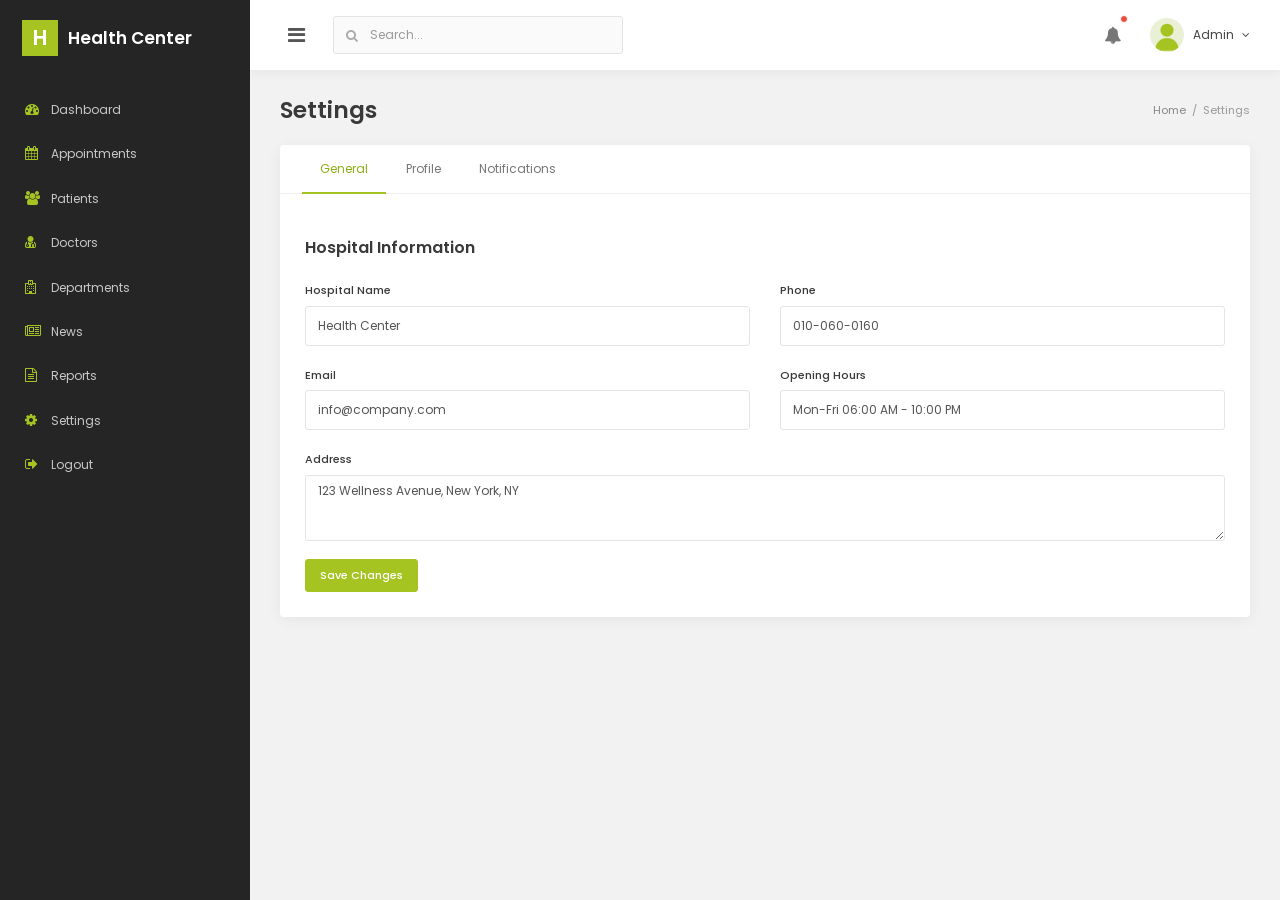
<file: admin/settings.html>
<!DOCTYPE html>
<html lang="en">
<head><meta charset="utf-8"><meta name="viewport" content="width=device-width, initial-scale=1"><title>Settings | Health Center Admin</title><link rel="stylesheet" href="https://maxcdn.bootstrapcdn.com/bootstrap/3.4.1/css/bootstrap.min.css"><link rel="stylesheet" href="https://cdnjs.cloudflare.com/ajax/libs/font-awesome/4.7.0/css/font-awesome.min.css"><link rel="stylesheet" href="../css/admin.css"></head>
<body class="admin-page" data-title="Settings"><main class="admin-content">
  <section class="admin-card settings-card">
    <ul class="nav nav-tabs admin-settings-tabs" role="tablist"><li class="active"><a href="#general" role="tab" data-toggle="tab">General</a></li><li><a href="#profile" role="tab" data-toggle="tab">Profile</a></li><li><a href="#notifications" role="tab" data-toggle="tab">Notifications</a></li></ul>
    <div class="tab-content admin-settings-content">
      <div class="tab-pane active" id="general"><form class="save-form"><h2>Hospital Information</h2><div class="row">
        <div class="col-sm-6 form-group"><label>Hospital Name</label><input class="form-control" value="Health Center"></div><div class="col-sm-6 form-group"><label>Phone</label><input class="form-control" value="010-060-0160"></div><div class="col-sm-6 form-group"><label>Email</label><input class="form-control" type="email" value="info@company.com"></div><div class="col-sm-6 form-group"><label>Opening Hours</label><input class="form-control" value="Mon-Fri 06:00 AM - 10:00 PM"></div><div class="col-sm-12 form-group"><label>Address</label><textarea class="form-control" rows="3">123 Wellness Avenue, New York, NY</textarea></div>
      </div><button class="btn btn-admin-primary" type="submit">Save Changes</button></form></div>
      <div class="tab-pane" id="profile"><form class="save-form"><h2>Admin Profile</h2><div class="row">
        <div class="col-sm-6 form-group"><label>Name</label><input class="form-control" value="Admin"></div><div class="col-sm-6 form-group"><label>Email</label><input class="form-control" type="email" value="admin@healthcenter.com"></div><div class="col-sm-6 form-group"><label>Current Password</label><input class="form-control" type="password" placeholder="Current password"></div><div class="col-sm-6 form-group"><label>New Password</label><input class="form-control" type="password" placeholder="New password"></div>
      </div><button class="btn btn-admin-primary" type="submit">Save Changes</button></form></div>
      <div class="tab-pane" id="notifications"><form class="save-form"><h2>Notification Preferences</h2><div class="notification-option"><div><strong>New appointment requests</strong><small>Get notified when a patient books an appointment.</small></div><label class="admin-switch"><input type="checkbox" checked><span></span></label></div><div class="notification-option"><div><strong>New patient registrations</strong><small>Get notified when a new patient joins the portal.</small></div><label class="admin-switch"><input type="checkbox" checked><span></span></label></div><div class="notification-option"><div><strong>Weekly reports</strong><small>Receive a weekly summary of center activity.</small></div><label class="admin-switch"><input type="checkbox"><span></span></label></div><button class="btn btn-admin-primary" type="submit">Save Changes</button></form></div>
    </div>
  </section>
</main><script src="https://ajax.googleapis.com/ajax/libs/jquery/1.12.4/jquery.min.js"></script><script src="https://maxcdn.bootstrapcdn.com/bootstrap/3.4.1/js/bootstrap.min.js"></script><script src="../js/admin.js"></script></body></html>
</file>
<file: css/admin.css>
@import url('https://fonts.googleapis.com/css2?family=Poppins:wght@400;500;600&display=swap');

:root {
  --admin-green: #a5c422;
  --admin-green-dark: #8fae17;
  --admin-dark: #252525;
  --admin-text: #393939;
  --admin-grey: #858585;
  --admin-bg: #f2f2f2;
  --admin-border: #ececec;
}

* { box-sizing: border-box; }
body { margin: 0; color: var(--admin-text); background: var(--admin-bg); font: 13px/1.7 'Poppins', sans-serif; }
a { color: var(--admin-green); }
a:hover, a:focus { color: var(--admin-green-dark); text-decoration: none; }
h1, h2, h3, h4 { color: var(--admin-text); font-weight: 600; }
.btn { border-radius: 3px; padding: 8px 14px; font-family: inherit; font-size: 11px; font-weight: 500; text-transform: none; }
.btn-admin-primary { color: #fff; background: var(--admin-green); border-color: var(--admin-green); }
.btn-admin-primary:hover, .btn-admin-primary:focus { color: #fff; background: var(--admin-green-dark); border-color: var(--admin-green-dark); }
.btn-danger { border-radius: 3px; }
.form-control { height: 40px; border-color: #e4e4e4; border-radius: 3px; box-shadow: none; font-family: inherit; font-size: 12px; }
.form-control:focus { border-color: var(--admin-green); box-shadow: 0 0 0 2px rgba(165,196,34,.12); }
textarea.form-control { height: auto; }
.admin-page { min-height: 100vh; }
.admin-sidebar { position: fixed; top: 0; bottom: 0; left: 0; z-index: 1035; width: 250px; overflow-y: auto; color: #fff; background: var(--admin-dark); transition: transform .25s ease; }
.admin-brand { display: flex; align-items: center; height: 76px; padding: 0 22px; color: #fff; font-size: 17px; font-weight: 600; }
.admin-brand:hover, .admin-brand:focus { color: #fff; }
.admin-logo-mark { display: inline-flex; align-items: center; justify-content: center; width: 36px; height: 36px; margin-right: 10px; color: #fff; background: var(--admin-green); font-size: 21px; }
.admin-nav { padding: 12px 0; list-style: none; }
.admin-nav a { display: block; padding: 12px 21px; color: #c8c8c8; border-left: 4px solid transparent; font-size: 12px; }
.admin-nav a:hover, .admin-nav a:focus { color: #fff; background: #303030; }
.admin-nav a.active { color: #fff; background: #303030; border-left-color: var(--admin-green); }
.admin-nav i { width: 26px; color: var(--admin-green); font-size: 14px; }
.admin-main { min-height: 100vh; margin-left: 250px; }
.admin-topbar { position: sticky; top: 0; z-index: 1020; display: flex; align-items: center; min-height: 70px; padding: 0 30px; background: #fff; box-shadow: 0 2px 12px rgba(0,0,0,.06); }
.admin-toggle { margin-right: 20px; padding: 5px 8px; border: 0; color: #555; background: transparent; font-size: 20px; }
.admin-toggle:hover { color: var(--admin-green); }
.admin-search { position: relative; width: 290px; }
.admin-search i { position: absolute; top: 13px; left: 13px; color: #aaa; }
.admin-search input { height: 38px; padding-left: 36px; border-radius: 3px; background: #fafafa; }
.admin-topbar-right { display: flex; align-items: center; gap: 22px; margin-left: auto; }
.admin-notification { position: relative; padding: 7px; color: #777; font-size: 17px; }
.notification-badge { position: absolute; top: 1px; right: 0; width: 8px; height: 8px; border: 1px solid #fff; border-radius: 50%; background: #e74c3c; }
.admin-user-menu > a { display: flex; align-items: center; color: #444; font-size: 12px; }
.admin-avatar { width: 34px; height: 34px; margin-right: 9px; border-radius: 50%; }
.admin-user-menu .dropdown-menu { right: 0; left: auto; min-width: 150px; margin-top: 12px; border-color: #eee; border-radius: 3px; box-shadow: 0 5px 15px rgba(0,0,0,.1); }
.admin-user-menu .dropdown-menu a { padding: 8px 15px; color: #555; font-size: 12px; }
.admin-user-menu .dropdown-menu a:hover { color: var(--admin-green-dark); background: #f8f8f8; }
.admin-page-heading { display: flex; align-items: center; justify-content: space-between; margin-bottom: 22px; }
.admin-page-heading h1 { margin: 0; font-size: 23px; }
.admin-breadcrumb { color: #999; font-size: 11px; }
.admin-breadcrumb a { color: #888; }
.admin-content { padding: 28px 30px 45px; }
.admin-stats { margin-bottom: 7px; }
.admin-stats > [class*="col-"] { margin-bottom: 20px; }
.admin-stat-card { display: flex; align-items: center; min-height: 112px; padding: 20px; border-radius: 4px; background: #fff; box-shadow: 0 3px 15px rgba(0,0,0,.055); }
.admin-stat-icon { display: flex; align-items: center; justify-content: center; width: 52px; height: 52px; margin-right: 15px; border-radius: 4px; color: var(--admin-green); background: #f3f7e4; font-size: 22px; }
.admin-stat-card strong { display: block; font-size: 22px; line-height: 1.3; }
.admin-stat-card small { color: var(--admin-grey); font-size: 11px; }
.admin-card { margin-bottom: 22px; padding: 20px; border-radius: 4px; background: #fff; box-shadow: 0 3px 15px rgba(0,0,0,.055); }
.admin-card-heading { display: flex; align-items: center; justify-content: space-between; gap: 12px; margin-bottom: 17px; }
.admin-card-heading h2 { margin: 0; font-size: 16px; }
.admin-card-heading > a:not(.btn) { font-size: 11px; }
.admin-table { margin-bottom: 0; font-size: 11px; }
.admin-table > thead > tr > th { padding: 12px 10px; color: #777; background: #f7f7f7; border-bottom: 0; font-size: 10px; font-weight: 600; white-space: nowrap; }
.admin-table > tbody > tr > td { padding: 11px 10px; vertical-align: middle; border-color: #f0f0f0; }
.table-striped > tbody > tr:nth-of-type(odd) { background: #fcfcfc; }
.table-hover > tbody > tr:hover { background: #f8faef; }
.admin-table .label { display: inline-block; padding: 5px 8px; border-radius: 12px; font-size: 9px; font-weight: 500; }
.label-approved, .label-paid, .label-active { color: #477a30; background: #e9f4e3; }
.label-pending { color: #92720b; background: #fff3cd; }
.label-cancelled, .label-inactive { color: #a44444; background: #fbe5e5; }
.action-cell { min-width: 128px; white-space: nowrap; }
.action-cell .btn { padding: 5px 8px; }
.admin-filter-row { margin: 0 0 16px; }
.admin-filter-row.row { margin-right: -8px; margin-left: -8px; }
.admin-filter-row.row > [class*="col-"] { padding-right: 8px; padding-left: 8px; }
.admin-filter-row .form-control { margin-bottom: 8px; }
.pagination.admin-pagination { margin: 18px 0 0; }
.admin-pagination > li > a { color: #777; border-color: #eee; font-size: 11px; }
.admin-pagination > .active > a, .admin-pagination > .active > a:hover { color: #fff; background: var(--admin-green); border-color: var(--admin-green); }
.new-patient-list { margin: 0; padding: 0; list-style: none; }
.new-patient-list li { display: flex; align-items: center; padding: 10px 0; border-bottom: 1px solid #f1f1f1; }
.new-patient-list li:last-child { border-bottom: 0; }
.new-patient-list img { width: 38px; height: 38px; margin-right: 12px; border-radius: 50%; }
.new-patient-list strong, .new-patient-list small { display: block; }
.new-patient-list strong { font-size: 11px; font-weight: 500; }
.new-patient-list small { color: #999; font-size: 10px; }
.quick-stats { padding-bottom: 12px; }
.quick-stat { margin-bottom: 15px; }
.quick-stat > div:first-child { display: flex; justify-content: space-between; margin-bottom: 5px; font-size: 10px; }
.quick-stat strong { font-weight: 500; }
.progress { height: 7px; margin: 0; border-radius: 4px; background: #eee; box-shadow: none; }
.progress-bar { border-radius: 4px; background: var(--admin-green); }
.modal-content { border: 0; border-radius: 4px; box-shadow: 0 10px 35px rgba(0,0,0,.18); }
.modal-header { border-bottom-color: #eee; }
.modal-title { font-weight: 600; }
.modal-body { padding: 20px; }
.modal-body .form-group { margin-bottom: 14px; }
.modal-footer { border-top-color: #eee; }
.table-avatar { width: 34px; height: 34px; border-radius: 50%; }
.table-thumb { width: 54px; height: 40px; border-radius: 3px; object-fit: cover; }
.admin-doctor-card { height: calc(100% - 20px); margin-bottom: 20px; overflow: hidden; border-radius: 4px; background: #fff; box-shadow: 0 3px 15px rgba(0,0,0,.06); }
.admin-doctor-card > img { display: block; width: 100%; height: 195px; object-fit: cover; }
.admin-doctor-info { padding: 17px; }
.admin-doctor-info h3 { margin: 0 0 2px; font-size: 15px; }
.admin-doctor-info p { margin: 8px 0 13px; color: var(--admin-grey); font-size: 10px; line-height: 1.9; }
.admin-doctor-info .doctor-specialty { margin: 0; color: var(--admin-green-dark); font-size: 11px; }
.admin-doctor-info .fa { width: 16px; color: var(--admin-green); }
.admin-doctor-info .label { font-size: 9px; }
.settings-card { padding: 0; }
.admin-settings-tabs { padding: 0 22px; border-bottom-color: #eee; }
.admin-settings-tabs > li > a { padding: 15px 18px; color: #777; border: 0; font-size: 12px; }
.admin-settings-tabs > li.active > a, .admin-settings-tabs > li.active > a:hover { color: var(--admin-green-dark); background: transparent; border: 0; border-bottom: 2px solid var(--admin-green); }
.admin-settings-content { padding: 25px; }
.admin-settings-content h2 { margin-bottom: 22px; font-size: 16px; }
.admin-settings-content .form-group { margin-bottom: 18px; }
.admin-settings-content label, .modal-body label { margin-bottom: 6px; font-size: 11px; font-weight: 500; }
.notification-option { display: flex; align-items: center; justify-content: space-between; padding: 16px 0; border-bottom: 1px solid #eee; }
.notification-option:first-of-type { margin-top: 8px; }
.notification-option strong, .notification-option small { display: block; }
.notification-option strong { font-size: 12px; font-weight: 500; }
.notification-option small { color: #999; font-size: 10px; }
.admin-switch { position: relative; display: inline-block; flex: 0 0 40px; height: 22px; margin-left: 15px; }
.admin-switch input { width: 0; height: 0; opacity: 0; }
.admin-switch span { position: absolute; inset: 0; border-radius: 20px; background: #ccc; cursor: pointer; transition: .2s; }
.admin-switch span:before { position: absolute; bottom: 3px; left: 3px; width: 16px; height: 16px; border-radius: 50%; background: #fff; content: ''; transition: .2s; }
.admin-switch input:checked + span { background: var(--admin-green); }
.admin-switch input:checked + span:before { transform: translateX(18px); }
.admin-toast { position: fixed; right: 24px; bottom: 24px; z-index: 2000; display: none; padding: 12px 18px; border-radius: 3px; color: #fff; background: #4a8d38; box-shadow: 0 4px 15px rgba(0,0,0,.15); font-size: 12px; }
.admin-login-page { display: flex; align-items: center; justify-content: center; min-height: 100vh; padding: 25px 15px; background: #f2f2f2; }
.admin-login-card { width: 100%; max-width: 430px; padding: 38px 40px; border-radius: 4px; background: #fff; box-shadow: 0 7px 30px rgba(0,0,0,.09); }
.admin-login-brand { display: flex; align-items: center; justify-content: center; margin-bottom: 23px; color: var(--admin-text); font-size: 18px; font-weight: 600; }
.admin-login-brand:hover { color: var(--admin-text); }
.admin-login-card h1 { margin: 0 0 4px; text-align: center; font-size: 23px; }
.login-subtitle { margin: 0 0 25px; color: var(--admin-grey); text-align: center; font-size: 11px; }
.admin-login-card label { font-size: 11px; font-weight: 500; }
.admin-login-card .form-group { margin-bottom: 16px; }
.admin-login-card .checkbox { margin: 13px 0 20px; color: var(--admin-grey); font-size: 11px; }
.admin-login-card .btn { padding: 11px; font-size: 12px; }
.login-home-link { display: block; margin-top: 20px; color: #888; text-align: center; font-size: 11px; }
.login-home-link .fa { margin-right: 5px; }
@media (max-width: 991px) {
  .admin-content { padding: 24px 20px 35px; }
  .admin-topbar { padding: 0 20px; }
}
@media (max-width: 767px) {
  .admin-sidebar { transform: translateX(-100%); }
  .admin-sidebar.open { transform: translateX(0); box-shadow: 8px 0 24px rgba(0,0,0,.2); }
  .admin-main { margin-left: 0; }
  .admin-topbar { min-height: 62px; padding: 0 14px; }
  .admin-toggle { margin-right: 10px; }
  .admin-search { width: min(42vw, 230px); }
  .admin-topbar-right { gap: 12px; }
  .admin-content { padding: 20px 14px 30px; }
  .admin-page-heading { align-items: flex-start; }
  .admin-user-label { display: none; }
  .admin-filter-row.row { margin-right: 0; margin-left: 0; }
  .admin-filter-row.row > [class*="col-"] { padding: 0; }
  .admin-settings-content { padding: 18px; }
  .admin-login-card { padding: 30px 24px; }
}
@media (max-width: 420px) {
  .admin-search { width: 38vw; }
  .admin-topbar-right { gap: 8px; }
  .admin-content { padding-right: 10px; padding-left: 10px; }
  .admin-card { padding: 15px; }
  .admin-card-heading h2 { font-size: 14px; }
}
</file>
<file: css/style.css>
@import url('https://fonts.googleapis.com/css2?family=Poppins:wght@400;500;600&display=swap');

:root {
  --green: #a5c422;
  --dark: #393939;
  --grey: #858585;
  --light: #f9f9f9;
  --footer: #252525;
}

* { box-sizing: border-box; }
body { margin: 0; color: var(--dark); background: #fff; font: 14px/1.8 'Poppins', sans-serif; }
a { color: var(--green); transition: color .2s ease, background .2s ease; }
a:hover, a:focus { color: #829e14; text-decoration: none; }
h1, h2, h3, h4, h5 { margin-top: 0; color: var(--dark); font-weight: 600; }
h2 { font-size: 32px; margin-bottom: 22px; }
p { color: var(--grey); }
img { max-width: 100%; }
.btn { border-radius: 0; padding: 11px 24px; font-size: 12px; font-weight: 600; letter-spacing: .4px; text-transform: uppercase; }
.btn-green { color: #fff; background: var(--green); border: 1px solid var(--green); }
.btn-green:hover, .btn-green:focus { color: #fff; background: #8fae17; border-color: #8fae17; }
.section { padding: 90px 0; }
.section-light { background: var(--light); }
.section-heading { text-align: center; margin-bottom: 48px; }
.section-heading h2 { margin-bottom: 8px; }
.section-heading p { margin: 0; }
.topbar { background: #f6f6f6; color: var(--grey); font-size: 11px; padding: 8px 0; }
.topbar p { margin: 0; }
.topbar .contact-details { text-align: right; }
.topbar .contact-details span { margin-left: 18px; white-space: nowrap; }
.topbar i { color: var(--green); margin-right: 5px; }
.navbar { position: sticky; top: 0; z-index: 20; min-height: 70px; margin-bottom: 0; border: 0; border-radius: 0; background: #fff; box-shadow: 0 2px 10px rgba(0,0,0,.06); }
.navbar-brand { height: 70px; padding: 13px 15px; color: var(--dark) !important; font-size: 22px; font-weight: 600; line-height: 44px; }
.logo-mark { display: inline-block; width: 42px; height: 42px; margin-right: 4px; color: #fff; background: var(--green); text-align: center; line-height: 42px; vertical-align: middle; }
.navbar-nav > li > a { padding: 25px 13px; color: #555 !important; font-size: 12px; font-weight: 500; }
.navbar-nav > li > a:hover, .navbar-nav > li > a:focus { color: var(--green) !important; }
.navbar-nav > li > .nav-appointment { margin: 15px 0 0 8px; padding: 10px 16px; color: #fff !important; background: var(--green); }
.navbar-toggle { margin-top: 17px; }
.hero { position: relative; min-height: 560px; overflow: hidden; color: #fff; background: #333; }
.hero-slide { position: absolute; inset: 0; display: flex; align-items: center; padding: 80px 0; background-position: center; background-size: cover; opacity: 0; transition: opacity 1s ease; }
.hero-slide:before { position: absolute; inset: 0; content: ''; background: rgba(15,24,30,.48); }
.hero-slide.active { opacity: 1; }
.hero-content { position: relative; max-width: 730px; }
.hero-content p { color: #fff; margin-bottom: 12px; font-size: 16px; }
.hero-content h1 { margin-bottom: 26px; color: #fff; font-size: 58px; line-height: 1.15; }
.hero-content .btn { margin-right: 8px; }
.hero-dots { position: absolute; z-index: 2; bottom: 24px; left: 0; right: 0; text-align: center; }
.hero-dots button { width: 9px; height: 9px; margin: 0 4px; padding: 0; border: 0; border-radius: 50%; background: rgba(255,255,255,.55); }
.hero-dots button.active { background: var(--green); }
.about-copy { padding: 8px 38px 8px 0; }
.about-profile { display: flex; align-items: center; margin-top: 26px; }
.about-profile img { width: 62px; height: 62px; margin-right: 14px; border-radius: 50%; object-fit: cover; }
.about-profile h4 { margin: 0 0 3px; font-size: 14px; }
.about-profile p { margin: 0; font-size: 12px; }
.about-image { min-height: 400px; background: url('https://images.unsplash.com/photo-1551076805-e1869033e561?auto=format&fit=crop&w=1200&q=85') center/cover no-repeat; }
.doctor-card, .news-card { height: 100%; background: #fff; box-shadow: 0 5px 25px rgba(0,0,0,.07); }
.doctor-card img { width: 100%; height: 270px; object-fit: cover; }
.doctor-info { padding: 22px; }
.doctor-info h3, .news-info h3 { margin-bottom: 4px; font-size: 19px; }
.doctor-info .specialty { color: var(--green); font-size: 12px; }
.doctor-info p { margin: 12px 0 0; font-size: 12px; }
.social-links { margin-top: 12px; }
.social-links a { display: inline-block; margin-right: 12px; color: #999; }
.social-links a:hover { color: var(--green); }
.social-links a:first-child, .footer-social a:first-child { color: #4267b2; }
.news-card { margin-bottom: 20px; }
.news-card > img { width: 100%; height: 220px; object-fit: cover; }
.news-info { padding: 20px; }
.news-info .date { color: var(--green); font-size: 11px; }
.news-info h3 a { color: var(--dark); }
.news-info h3 a:hover { color: var(--green); }
.news-info p { font-size: 12px; }
.author-row { display: flex; align-items: center; padding-top: 14px; border-top: 1px solid #eee; }
.author-row img { width: 38px; height: 38px; margin-right: 10px; border-radius: 50%; object-fit: cover; }
.author-row span { color: var(--dark); font-size: 12px; }
.author-row small { display: block; color: var(--grey); }
.appointment-photo { min-height: 570px; background: url('https://images.unsplash.com/photo-1576091160399-112ba8d25d1d?auto=format&fit=crop&w=1100&q=85') center/cover no-repeat; }
.about-image, .appointment-photo { background-attachment: fixed; }
.appointment-form { padding: 18px 35px; }
.form-control { height: 45px; border-radius: 0; border-color: #e5e5e5; box-shadow: none; font-size: 13px; }
textarea.form-control { height: 125px; resize: vertical; }
.form-control:focus { border-color: var(--green); box-shadow: none; }
.map-frame { display: block; width: 100%; height: 350px; border: 0; }
.footer { padding: 70px 0 0; color: #bbb; background: var(--footer); }
.footer h3 { margin-bottom: 25px; color: #fff; font-size: 17px; }
.footer p, .footer li { color: #aaa; font-size: 12px; }
.footer a { color: #aaa; }
.footer a:hover { color: var(--green); }
.footer-list { padding: 0; list-style: none; }
.footer-list li { margin-bottom: 8px; }
.footer-news { display: flex; align-items: center; margin-bottom: 13px; }
.footer-news img { width: 58px; height: 52px; margin-right: 12px; object-fit: cover; }
.footer-news a { display: block; font-size: 12px; line-height: 1.5; }
.footer-news small { color: #777; }
.footer-social a { margin-right: 14px; }
.footer-bottom { margin-top: 55px; padding: 20px 0; border-top: 1px solid #3b3b3b; font-size: 11px; }
.footer-bottom p { margin: 0; }
.footer-links { text-align: right; }
.footer-links a { margin-left: 14px; }
.back-top { position: fixed; z-index: 30; right: 22px; bottom: 22px; display: none; width: 42px; height: 42px; border-radius: 50%; color: #fff; background: var(--green); text-align: center; line-height: 42px; }
.preloader { position: fixed; z-index: 9999; inset: 0; display: flex; align-items: center; justify-content: center; background: #fff; transition: opacity .45s ease, visibility .45s ease; }
.preloader.done { opacity: 0; visibility: hidden; }
.loader { width: 44px; height: 44px; border: 4px solid #e8edda; border-top-color: var(--green); border-radius: 50%; animation: spin .8s linear infinite; }
@keyframes spin { to { transform: rotate(360deg); } }
.fade-in-up { opacity: 0; transform: translateY(18px); transition: opacity .6s ease, transform .6s ease; }
.fade-in-up.visible { opacity: 1; transform: translateY(0); }
.page-banner { padding: 65px 0; background: var(--light); }
.page-banner h1 { margin: 0 0 6px; font-size: 34px; }
.breadcrumbs { color: var(--grey); font-size: 12px; }
.content-section { padding: 70px 0 90px; }
.article-image { width: 100%; max-height: 440px; margin-bottom: 24px; object-fit: cover; }
.article-meta { color: var(--green); font-size: 12px; }
.article-body { margin-top: 25px; }
.article-body p { margin-bottom: 18px; }
.share-row { padding: 22px 0; border-top: 1px solid #eee; border-bottom: 1px solid #eee; }
.share-row strong { margin-right: 12px; }
.share-row a { display: inline-block; margin-right: 12px; }
.author-box { display: flex; margin-top: 28px; padding: 22px; background: var(--light); }
.author-box img { width: 72px; height: 72px; margin-right: 18px; border-radius: 50%; object-fit: cover; }
.sidebar-widget { margin-bottom: 32px; }
.sidebar-widget h3 { padding-bottom: 12px; border-bottom: 1px solid #eee; font-size: 18px; }
.sidebar-widget ul { padding: 0; list-style: none; }
.sidebar-widget li { padding: 7px 0; color: var(--grey); }
.sidebar-widget a { color: var(--grey); }
.sidebar-widget a:hover { color: var(--green); }
.sidebar-ad { display: block; min-height: 210px; padding: 22px; color: #fff; background: linear-gradient(rgba(0,0,0,.45),rgba(0,0,0,.45)),url('https://images.unsplash.com/photo-1584982751601-97dcc096659c?auto=format&fit=crop&w=650&q=80') center/cover; text-align: center; }
.tag { display: inline-block; margin: 3px; padding: 4px 10px; background: #f3f3f3; font-size: 11px; }
.auth-section { padding: 75px 15px 95px; background: #f5f6f3; }
.auth-card { max-width: 500px; margin: 0 auto; padding: 40px; background: #fff; box-shadow: 0 8px 30px rgba(0,0,0,.09); }
.auth-card h1 { margin-bottom: 26px; text-align: center; font-size: 26px; }
.auth-card .form-group { margin-bottom: 17px; }
.auth-card .checkbox { margin: 16px 0 20px; color: var(--grey); }
.auth-card .btn { width: 100%; }
.auth-links { margin-top: 18px; text-align: center; font-size: 12px; }
.auth-links p { margin: 8px 0 0; }
.dashboard-layout { min-height: 100vh; background: #f4f6f8; }
.dash-sidebar { position: fixed; top: 0; bottom: 0; left: 0; z-index: 30; width: 245px; padding: 24px 0; color: #fff; background: #252c35; transition: transform .25s ease; }
.dash-logo { display: block; padding: 0 25px 24px; color: #fff; font-size: 20px; font-weight: 600; }
.dash-menu { padding: 0; list-style: none; }
.dash-menu a { display: block; padding: 12px 25px; color: #c4cbd2; font-size: 13px; }
.dash-menu a:hover, .dash-menu a.active { color: #fff; background: #343e49; border-left: 3px solid var(--green); }
.dash-menu i { width: 24px; color: var(--green); }
.dash-main { min-height: 100vh; margin-left: 245px; }
.dash-topbar { display: flex; align-items: center; justify-content: flex-end; height: 70px; padding: 0 32px; background: #fff; box-shadow: 0 2px 8px rgba(0,0,0,.05); }
.dash-user { display: flex; align-items: center; color: var(--dark); font-size: 13px; }
.dash-user img { width: 38px; height: 38px; margin-left: 12px; border-radius: 50%; }
.dash-content { padding: 32px; }
.dash-content h1 { margin-bottom: 25px; font-size: 24px; }
.stat-card { display: flex; align-items: center; margin-bottom: 22px; padding: 22px; background: #fff; box-shadow: 0 4px 18px rgba(0,0,0,.05); }
.stat-icon { display: flex; align-items: center; justify-content: center; width: 54px; height: 54px; margin-right: 15px; color: var(--green); background: #f3f7e4; font-size: 22px; }
.stat-card strong { display: block; font-size: 23px; line-height: 1.2; }
.stat-card span { color: var(--grey); font-size: 11px; }
.panel { border: 0; border-radius: 0; box-shadow: 0 4px 18px rgba(0,0,0,.05); }
.panel-heading { padding: 17px 20px; border: 0 !important; border-radius: 0 !important; background: #fff !important; color: var(--dark) !important; font-weight: 600; }
.panel-body { padding: 0 20px 18px; }
.table { margin-bottom: 0; font-size: 12px; }
.table > thead > tr > th { color: #777; border-bottom: 1px solid #eee; font-weight: 500; }
.table > tbody > tr > td { vertical-align: middle; border-top-color: #f0f0f0; }
.status { display: inline-block; padding: 3px 9px; border-radius: 12px; font-size: 10px; }
.status-complete, .status-paid { color: #427a35; background: #e8f4e3; }
.status-pending, .status-unpaid { color: #987b13; background: #fff5d5; }
.status-cancelled { color: #a84646; background: #fbe7e7; }
.mobile-sidebar-toggle { display: none; margin-right: auto; border: 0; color: var(--dark); background: transparent; font-size: 20px; }
.patient-profile { display: flex; align-items: center; margin-bottom: 25px; padding: 22px; background: #fff; box-shadow: 0 4px 18px rgba(0,0,0,.05); }
.patient-profile > img { width: 92px; height: 92px; margin-right: 22px; border-radius: 50%; object-fit: cover; }
.profile-details { display: flex; flex-wrap: wrap; gap: 7px 25px; }
.profile-details span { color: var(--grey); font-size: 12px; }
.profile-details strong { color: var(--dark); }
.portal-tabs { margin-bottom: 22px; border-bottom-color: #ddd; }
.portal-tabs > li > a { border-radius: 0; color: #666; font-size: 12px; }
.portal-tabs > li.active > a, .portal-tabs > li.active > a:hover { color: var(--green); border-color: #ddd #ddd #fff; }
.portal-content { padding: 22px; background: #fff; box-shadow: 0 4px 18px rgba(0,0,0,.05); }
.prescription-item { padding: 15px 0; border-bottom: 1px solid #eee; }
.prescription-item:last-child { border-bottom: 0; }
.prescription-item h4 { margin-bottom: 3px; font-size: 14px; }

@media (max-width: 991px) {
  .navbar-nav > li > a { padding-right: 9px; padding-left: 9px; font-size: 11px; }
  .navbar-nav > li > .nav-appointment { margin-left: 0; padding: 9px; }
  .doctor-card { margin-bottom: 25px; }
  .about-copy { padding-right: 10px; }
}
@media (max-width: 767px) {
  .topbar .welcome, .topbar .contact-details { text-align: center; }
  .topbar .contact-details span { display: inline-block; margin: 4px 7px; }
  .navbar { position: relative; }
  .navbar-collapse { border-top: 1px solid #eee; }
  .navbar-nav > li > a { padding: 10px 15px; }
  .navbar-nav > li > .nav-appointment { display: inline-block; margin: 8px 15px 15px; }
  .hero { min-height: 490px; }
  .hero-content h1 { font-size: 40px; }
  .section { padding: 65px 0; }
  .section-heading { margin-bottom: 32px; }
  .about-image { min-height: 300px; margin-top: 28px; }
  .appointment-photo { min-height: 330px; }
  .about-image, .appointment-photo { background-attachment: scroll; }
  .appointment-form { padding: 28px 15px 0; }
  .footer-bottom, .footer-links { text-align: center; }
  .footer-links { margin-top: 12px; }
  .footer-links a { margin: 0 6px; }
  .auth-card { padding: 28px 22px; }
  .dash-sidebar { transform: translateX(-100%); }
  .dash-sidebar.open { transform: translateX(0); }
  .dash-main { margin-left: 0; }
  .dash-topbar { justify-content: space-between; padding: 0 17px; }
  .mobile-sidebar-toggle { display: inline-block; }
  .dash-content { padding: 22px 15px; }
  .patient-profile { align-items: flex-start; }
  .patient-profile > img { width: 68px; height: 68px; margin-right: 14px; }
  .table-responsive { border: 0; }
}
@media (max-width: 480px) {
  .hero-content h1 { font-size: 34px; }
  .hero-content .btn { display: block; width: 190px; margin: 9px 0; }
  .page-banner h1 { font-size: 29px; }
  .patient-profile { display: block; }
  .patient-profile > img { margin-bottom: 12px; }
  .dash-user { font-size: 11px; }
}
</file>
